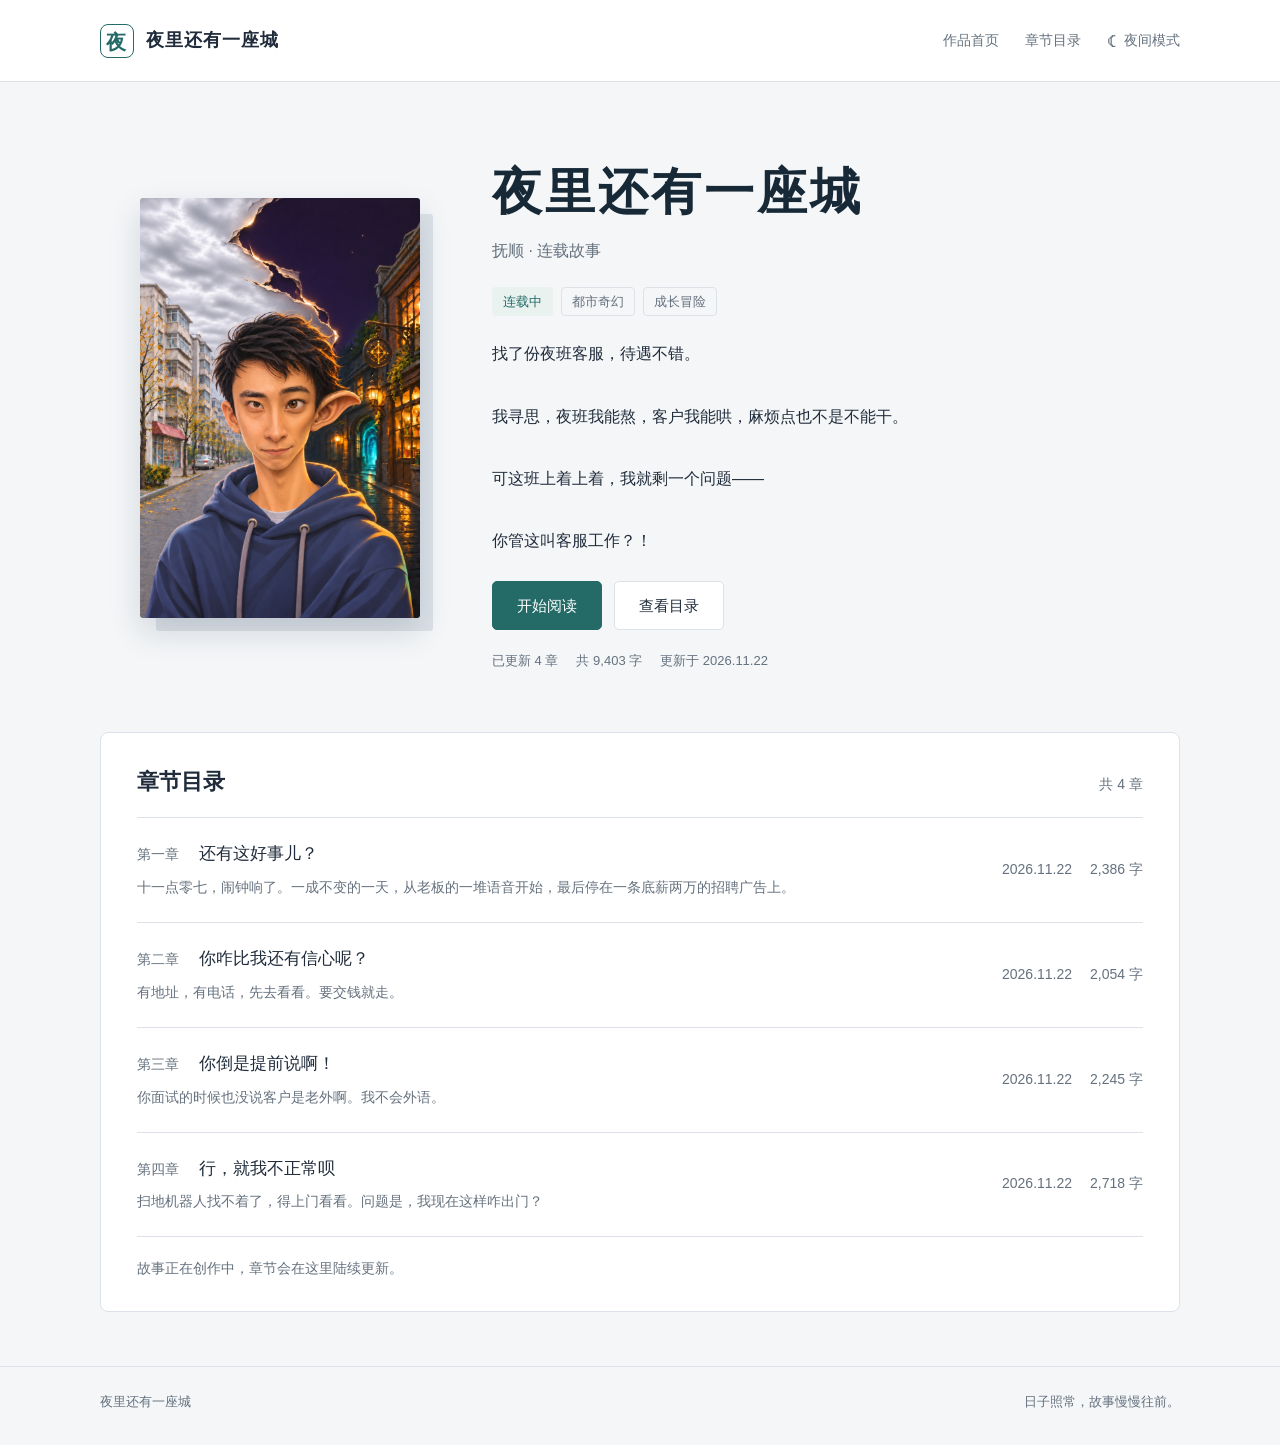
<file: index.html>
<!doctype html>
<html lang="zh-CN"><head><meta charset="utf-8"><meta name="viewport" content="width=device-width, initial-scale=1"><meta name="theme-color" content="#172936"><meta name="description" content="找了份夜班客服，待遇不错。 我寻思，夜班我能熬，客户我能哄，麻烦点也不是不能干。 可这班上着上着，我就剩一个问题—— 你管这叫客服工作？！"><meta property="og:title" content="夜里还有一座城 · 连载阅读"><meta property="og:description" content="找了份夜班客服，待遇不错。 我寻思，夜班我能熬，客户我能哄，麻烦点也不是不能干。 可这班上着上着，我就剩一个问题—— 你管这叫客服工作？！"><title>夜里还有一座城 · 连载阅读</title><style>@charset "UTF-8";
:root{color-scheme:light;--bg:#f4f6f8;--paper:#fff;--ink:#202c3b;--muted:#65717e;--line:#dce2e8;--accent:#246b68;--soft:#e9f2ef;--nav:#172936;--reader-size:20px}
*{box-sizing:border-box}html{scroll-behavior:smooth;scroll-padding-top:100px}body{margin:0;background:var(--bg);color:var(--ink);font-family:-apple-system,BlinkMacSystemFont,"PingFang SC","Microsoft YaHei",sans-serif;line-height:1.7}body[data-theme=dark]{color-scheme:dark;--bg:#121a21;--paper:#1a252e;--ink:#e0e7eb;--muted:#a5b3bd;--line:#33414b;--accent:#8bcbc0;--soft:#263a3b;--nav:#dfe9ec}a{color:inherit;text-decoration:none}button{font:inherit;cursor:pointer}button,a{-webkit-tap-highlight-color:transparent}a:focus-visible,button:focus-visible{outline:3px solid #c68439;outline-offset:5px}button:disabled{opacity:.35;cursor:default}a,button{touch-action:manipulation}img{display:block;max-width:100%}.wrap{width:min(1080px,calc(100% - 64px));margin-inline:auto}.site-header{height:82px;border-bottom:1px solid var(--line);background:var(--paper)}.header-inner{height:100%;display:flex;align-items:center;justify-content:space-between;gap:24px}.brand{display:flex;align-items:center;gap:12px;font-size:18px;font-weight:650;letter-spacing:.06em}.brand-mark{width:34px;height:34px;display:grid;place-items:center;border:1px solid var(--accent);border-radius:8px;color:var(--accent);font-family:serif;font-size:20px}.header-nav{display:flex;align-items:center;gap:26px;font-size:14px;color:var(--muted)}.header-nav a:hover{color:var(--accent)}.plain-btn{border:0;background:transparent;color:var(--muted);padding:9px 0;display:inline-flex;align-items:center;gap:7px}.theme-icon{font-size:19px;line-height:1}.eyebrow{font-size:14px;letter-spacing:.18em;color:var(--accent);font-weight:600}.book-hero{display:grid;grid-template-columns:280px 1fr;gap:72px;align-items:center;padding:62px 40px 60px}.cover-wrap{position:relative;isolation:isolate}.cover-wrap:before{content:"";position:absolute;inset:16px -13px -13px 16px;background:var(--line);border-radius:3px;z-index:-1}.cover{width:280px;aspect-ratio:2/3;object-fit:cover;border-radius:3px;box-shadow:0 14px 32px #162b3a26}.book-title{font-family:"Songti SC","STSong","Noto Serif CJK SC",serif;font-size:clamp(36px,4vw,50px);font-weight:650;letter-spacing:.06em;line-height:1.25;margin:17px 0 13px;color:var(--nav)}.subtitle{font-size:16px;color:var(--muted);margin:0 0 23px}.tags{display:flex;gap:8px;flex-wrap:wrap}.tag{font-size:13px;line-height:1.5;padding:4px 10px;border:1px solid var(--line);border-radius:4px;color:var(--muted)}.tag.active{color:var(--accent);background:var(--soft);border-color:transparent}.description{font-size:16px;line-height:1.95;margin:22px 0 24px;max-width:570px}.actions{display:flex;gap:12px;flex-wrap:wrap}.button{padding:11px 24px;min-height:46px;display:inline-flex;justify-content:center;align-items:center;border-radius:5px;border:1px solid var(--line);background:var(--paper);font-size:15px}.button.primary{color:#fff;background:#246b68;border-color:#246b68}.button:hover{filter:brightness(.96)}.book-meta{font-size:13px;color:var(--muted);margin-top:20px;display:flex;gap:18px;flex-wrap:wrap}.catalog{background:var(--paper);border:1px solid var(--line);border-radius:8px;padding:30px 36px;margin-bottom:54px;scroll-margin-top:30px}.section-head{display:flex;align-items:baseline;justify-content:space-between;gap:20px;margin-bottom:17px}.section-head h2{font-size:22px;margin:0;font-weight:600}.section-head span{font-size:14px;color:var(--muted)}.chapter-list{list-style:none;margin:0;padding:0}.chapter-item{display:flex;gap:24px;align-items:center;justify-content:space-between;padding:22px 0;border-top:1px solid var(--line)}.chapter-item:hover .chapter-name{color:var(--accent)}.chapter-name{font-size:17px;font-weight:550}.chapter-label{color:var(--muted);font-size:14px;margin-right:20px;font-weight:400}.chapter-detail{font-size:14px;color:var(--muted);display:flex;gap:18px;align-items:center}.chapter-excerpt{font-size:14px;color:var(--muted);margin:7px 0 0;max-width:690px}.catalog-note{font-size:14px;color:var(--muted);padding-top:20px;border-top:1px solid var(--line);margin:0}.site-footer{font-size:13px;color:var(--muted);padding:24px 0 32px;border-top:1px solid var(--line)}.footer-inner{display:flex;justify-content:space-between;gap:20px;flex-wrap:wrap}.reader-page .site-header{height:68px}.reader-toolbar{position:sticky;top:0;z-index:10;border-bottom:1px solid var(--line);background:var(--paper)}.reader-tools{min-height:58px;display:flex;align-items:center;justify-content:space-between;gap:14px}.reader-crumb{font-size:14px;color:var(--muted)}.font-tools{display:flex;align-items:center;gap:9px;white-space:nowrap}.font-tools button{width:36px;height:36px;color:var(--ink);background:transparent;border:1px solid var(--line);border-radius:4px;font-size:16px}.font-tools output{font-size:13px;color:var(--muted);min-width:38px;text-align:center}.progress-track{position:absolute;left:0;bottom:-1px;height:2px;width:100%;pointer-events:none}.progress-bar{height:100%;background:var(--accent);width:0}.reading-sheet{background:var(--paper);max-width:840px;margin:36px auto 44px;border:1px solid var(--line);border-radius:6px;padding:58px 64px 38px}.chapter-heading{text-align:center;border-bottom:1px solid var(--line);padding-bottom:34px;margin-bottom:42px}.chapter-heading .eyebrow{font-size:14px;font-weight:400}.chapter-heading h1{font-family:"Songti SC","STSong",serif;line-height:1.4;font-size:32px;letter-spacing:.08em;font-weight:600;margin:15px 0}.chapter-heading .meta{font-size:13px;color:var(--muted);margin:0}.prose{font-family:"Songti SC","STSong","Noto Serif CJK SC",serif;font-size:var(--reader-size);line-height:1.95;overflow-wrap:break-word;letter-spacing:.025em}.prose p{margin:0 0 1.05em;text-indent:2em}.prose p.advert{font-family:-apple-system,BlinkMacSystemFont,"PingFang SC",sans-serif;font-size:.92em;font-weight:600}.prose hr{border:0;margin:2.6em auto;width:42px;height:1px;background:var(--line)}.chapter-end{border-top:1px solid var(--line);margin-top:40px;padding:28px 0 0;text-align:center}.chapter-end p{color:var(--muted);font-size:14px;margin:0 0 18px}.end-nav{display:flex;justify-content:center;gap:12px;flex-wrap:wrap}.reader-bottom{max-width:840px;margin:0 auto 42px;display:flex;justify-content:space-between;gap:18px;font-size:14px;color:var(--muted)}.resume-panel{background:var(--soft);color:var(--accent);border-radius:5px;padding:14px 18px;display:flex;align-items:center;justify-content:space-between;gap:16px;font-size:14px;margin-bottom:28px}.resume-panel button{border:0;background:transparent;color:inherit;text-decoration:underline;font-size:14px;padding:5px}.resume-panel[hidden], [hidden]{display:none!important}.noscript{padding:16px;text-align:center;font-size:14px;background:var(--soft)}
.cover{height:auto}
@media(min-width:1400px){.book-hero{gap:84px;padding-top:72px;padding-bottom:72px}}
@media(max-width:800px){.wrap{width:calc(100% - 40px)}.book-hero{grid-template-columns:210px 1fr;gap:35px;padding:42px 0}.cover{width:210px}.book-title{font-size:36px}.description{font-size:15px}.book-meta{gap:10px}.catalog{padding:24px}.reading-sheet{margin:22px 20px;padding:42px 36px}.reader-bottom{padding-inline:20px}}
@media(max-width:560px){.wrap{width:calc(100% - 32px)}.site-header{height:68px}.brand{font-size:16px;gap:9px}.brand-mark{width:29px;height:29px;font-size:17px}.header-nav{gap:16px;font-size:13px}.home-nav{display:none}.theme-label{display:none}.plain-btn{min-width:34px;min-height:40px;justify-content:center}.book-hero{grid-template-columns:1fr;gap:30px;padding:32px 4px}.cover-wrap{width:194px;margin:0 auto}.cover{width:194px}.book-title{font-size:35px;margin-top:12px}.book-intro{text-align:center}.eyebrow{font-size:13px}.tags,.actions,.book-meta{justify-content:center}.description{text-align:left;margin:20px 0 22px;line-height:1.9}.subtitle{font-size:14px;margin-bottom:17px}.actions .button{flex:1}.book-meta{font-size:12px;margin-top:16px;gap:15px}.catalog{padding:22px 20px;margin-top:6px;margin-bottom:30px;border-radius:6px}.section-head h2{font-size:20px}.chapter-item{align-items:flex-start;gap:12px}.chapter-name{font-size:16px}.chapter-label{display:block;font-size:13px;margin-bottom:3px}.chapter-detail{font-size:12px;flex-direction:column;gap:4px;align-items:flex-end;white-space:nowrap}.chapter-excerpt{font-size:13px;line-height:1.8;margin-top:10px}.footer-inner{justify-content:center;text-align:center;gap:4px}.footer-inner span{width:100%}.reader-page .site-header{height:60px}.reader-page .header-nav{gap:12px}.reader-crumb{font-size:13px}.reader-tools{min-height:54px}.font-tools{gap:5px}.font-tools button{width:33px;height:33px}.reading-sheet{margin:0;border:0;border-radius:0;padding:36px 23px 30px}.reader-page{background:var(--paper)}.chapter-heading{margin-bottom:32px;padding-bottom:26px}.chapter-heading h1{font-size:28px}.chapter-heading .meta{font-size:12px}.reader-bottom{padding-inline:23px;margin:8px auto 30px}.prose{line-height:1.95}.resume-panel{padding:11px 12px;font-size:13px}}
@media(prefers-reduced-motion:reduce){html{scroll-behavior:auto}}

/* Keep the short synopsis in its intended four paragraphs. */
.description{white-space:pre-line}

/* Chapter illustrations appear after their story beat, without changing prose. */
.chapter-illustration{margin:2rem 0 2.4rem;line-height:1}
.illustration-open{display:block;width:100%;padding:0;border:0;border-radius:6px;background:var(--soft);overflow:hidden;cursor:zoom-in}
.illustration-open img{width:100%;height:auto;aspect-ratio:3/2;object-fit:contain}
.image-viewer{position:fixed;inset:0;width:100vw;max-width:none;height:100dvh;max-height:none;margin:0;padding:56px 16px 20px;border:0;background:rgba(10,15,20,.96);color:white}
.image-viewer[open]{display:flex;align-items:center;justify-content:center}
.image-viewer::backdrop{background:rgba(0,0,0,.8)}
.image-viewer img{max-width:100%;max-height:100%;width:auto;height:auto;object-fit:contain}
.image-viewer-close{position:absolute;top:12px;right:16px;min-height:40px;min-width:64px;padding:6px 16px;border:1px solid #72808b;border-radius:5px;background:#25323e;color:white;font-size:16px}
body.image-viewer-open{overflow:hidden}
@media(max-width:560px){.chapter-illustration{margin:1.6rem 0 2rem}.image-viewer{padding:60px 8px 20px}}
</style></head><body><header class="site-header"><div class="wrap header-inner"><a class="brand" href="index.html"><span class="brand-mark" aria-hidden="true">夜</span><span>夜里还有一座城</span></a><nav class="header-nav" aria-label="主导航"><a class="home-nav" href="index.html">作品首页</a><a href="index.html#chapters">章节目录</a><button class="plain-btn" type="button" data-theme-toggle aria-label="切换到夜间模式"><span class="theme-icon" aria-hidden="true">☾</span><span class="theme-label">夜间模式</span></button></nav></div></header><main class="wrap"><section class="book-hero" aria-labelledby="book-title"><div class="cover-wrap"><img class="cover" src="[data-uri]" alt="栾禹翰半人半精灵的封面肖像，身后裂口分开白天的抚顺街区与夜里的魔法街巷" width="1024" height="1536" fetchpriority="high"></div><div class="book-intro"><h1 class="book-title" id="book-title">夜里还有一座城</h1><p class="subtitle">抚顺 · 连载故事</p><div class="tags"><span class="tag active">连载中</span><span class="tag">都市奇幻</span><span class="tag">成长冒险</span></div><p class="description">找了份夜班客服，待遇不错。

我寻思，夜班我能熬，客户我能哄，麻烦点也不是不能干。

可这班上着上着，我就剩一个问题——

你管这叫客服工作？！</p><div class="actions"><a class="button primary" href="chapter-1.html">开始阅读</a><a class="button" id="continue-reading" href="chapter-4.html" hidden>继续上次阅读</a><a class="button" href="#chapters">查看目录</a></div><div class="book-meta"><span>已更新 4 章</span><span>共 9,403 字</span><span>更新于 2026.11.22</span></div></div></section><section class="catalog" id="chapters" aria-labelledby="catalog-title"><div class="section-head"><h2 id="catalog-title">章节目录</h2><span>共 4 章</span></div><ol class="chapter-list"><li><a class="chapter-item" href="chapter-1.html"><div><div class="chapter-name"><span class="chapter-label">第一章</span>还有这好事儿？</div><p class="chapter-excerpt">十一点零七，闹钟响了。一成不变的一天，从老板的一堆语音开始，最后停在一条底薪两万的招聘广告上。</p></div><div class="chapter-detail"><time datetime="2026-11-22">2026.11.22</time><span>2,386 字</span></div></a></li><li><a class="chapter-item" href="chapter-2.html"><div><div class="chapter-name"><span class="chapter-label">第二章</span>你咋比我还有信心呢？</div><p class="chapter-excerpt">有地址，有电话，先去看看。要交钱就走。</p></div><div class="chapter-detail"><time datetime="2026-11-22">2026.11.22</time><span>2,054 字</span></div></a></li><li><a class="chapter-item" href="chapter-3.html"><div><div class="chapter-name"><span class="chapter-label">第三章</span>你倒是提前说啊！</div><p class="chapter-excerpt">你面试的时候也没说客户是老外啊。我不会外语。</p></div><div class="chapter-detail"><time datetime="2026-11-22">2026.11.22</time><span>2,245 字</span></div></a></li><li><a class="chapter-item" href="chapter-4.html"><div><div class="chapter-name"><span class="chapter-label">第四章</span>行，就我不正常呗</div><p class="chapter-excerpt">扫地机器人找不着了，得上门看看。问题是，我现在这样咋出门？</p></div><div class="chapter-detail"><time datetime="2026-11-22">2026.11.22</time><span>2,718 字</span></div></a></li></ol><p class="catalog-note">故事正在创作中，章节会在这里陆续更新。</p></section></main><footer class="site-footer"><div class="wrap footer-inner"><span>夜里还有一座城</span><span>日子照常，故事慢慢往前。</span></div></footer><script id="chapter-index" type="application/json">{"chapter-1": "chapter-1.html", "chapter-2": "chapter-2.html", "chapter-3": "chapter-3.html", "chapter-4": "chapter-4.html"}</script><script>(() => {
  const storage = {get(key){try{return localStorage.getItem(key)}catch{return null}},set(key,value){try{localStorage.setItem(key,value)}catch{}}};
  const themeButtons = document.querySelectorAll('[data-theme-toggle]');
  function setTheme(theme){
    document.body.dataset.theme=theme;
    themeButtons.forEach(button=>{const dark=theme==='dark';button.setAttribute('aria-label',dark?'切换到日间模式':'切换到夜间模式');button.setAttribute('aria-pressed',String(dark));button.querySelector('.theme-label').textContent=dark?'日间模式':'夜间模式';button.querySelector('.theme-icon').textContent=dark?'☀':'☾'});
    storage.set('sange.theme',theme);
  }
  setTheme(storage.get('sange.theme')==='dark'?'dark':'light');
  themeButtons.forEach(button=>button.addEventListener('click',()=>setTheme(document.body.dataset.theme==='dark'?'light':'dark')));
  const chapter=document.body.dataset.chapter;
  let saved=null;
  try{saved=JSON.parse(storage.get('sange.reading')||'null')}catch{}
  const knownChapters=JSON.parse(document.getElementById('chapter-index').textContent);
  if(saved && !knownChapters[saved.chapter]) saved=null;
  const continueLink=document.getElementById('continue-reading');
  if(continueLink && saved && saved.progress>.02){continueLink.hidden=false;continueLink.href=knownChapters[saved.chapter]+'?resume=1';}
  const viewer=document.querySelector('.image-viewer');
  if(viewer && typeof viewer.showModal==='function'){
    const viewerImage=viewer.querySelector('img');
    document.querySelectorAll('.illustration-open').forEach(button=>button.addEventListener('click',()=>{
      const image=button.querySelector('img');
      viewerImage.src=image.currentSrc||image.src;
      viewerImage.alt=image.alt;
      viewer.showModal();
      document.body.classList.add('image-viewer-open');
    }));
    viewer.querySelector('button').addEventListener('click',()=>viewer.close());
    viewer.addEventListener('click',event=>{if(event.target===viewer)viewer.close()});
    viewer.addEventListener('close',()=>document.body.classList.remove('image-viewer-open'));
  }
  if(!chapter)return;
  const min=16,max=28;
  let size=Number(storage.get('sange.font'))||20;
  size=Math.min(max,Math.max(min,size));
  const smaller=document.getElementById('font-smaller'),larger=document.getElementById('font-larger'),output=document.getElementById('font-size');
  function setSize(value){size=value;document.documentElement.style.setProperty('--reader-size',size+'px');output.textContent=size+' px';smaller.disabled=size<=min;larger.disabled=size>=max;storage.set('sange.font',String(size));updateProgress(false);}
  smaller.addEventListener('click',()=>setSize(Math.max(min,size-2)));
  larger.addEventListener('click',()=>setSize(Math.min(max,size+2)));
  const prose=document.querySelector('.prose'),bar=document.querySelector('.progress-bar');
  function getRange(){const top=prose.getBoundingClientRect().top+window.scrollY;return {top,total:Math.max(1,prose.offsetHeight-window.innerHeight*.55)}}
  function updateProgress(save=true){const {top,total}=getRange();const progress=Math.max(0,Math.min(1,(window.scrollY-top+100)/total));bar.style.width=progress*100+'%';if(save)storage.set('sange.reading',JSON.stringify({chapter,progress}));}
  function resume(){if(!saved || saved.chapter!==chapter)return;const{top,total}=getRange();window.scrollTo({top:Math.max(0,top+total*Math.min(1,Math.max(0,saved.progress))-100),behavior:'instant'});document.getElementById('resume-panel').hidden=true;}
  setSize(size);
  if(saved && saved.chapter===chapter && saved.progress>.02){const panel=document.getElementById('resume-panel');panel.hidden=false;document.getElementById('resume-percent').textContent=Math.round(saved.progress*100)+'%';document.getElementById('resume-button').addEventListener('click',resume);document.getElementById('resume-dismiss').addEventListener('click',()=>panel.hidden=true);if(new URLSearchParams(location.search).has('resume'))requestAnimationFrame(()=>requestAnimationFrame(resume));}
  let ticking=false;window.addEventListener('scroll',()=>{if(!ticking){requestAnimationFrame(()=>{updateProgress();ticking=false});ticking=true}},{passive:true});
  window.addEventListener('resize',()=>updateProgress(false));
})();
</script></body></html>
</file>
